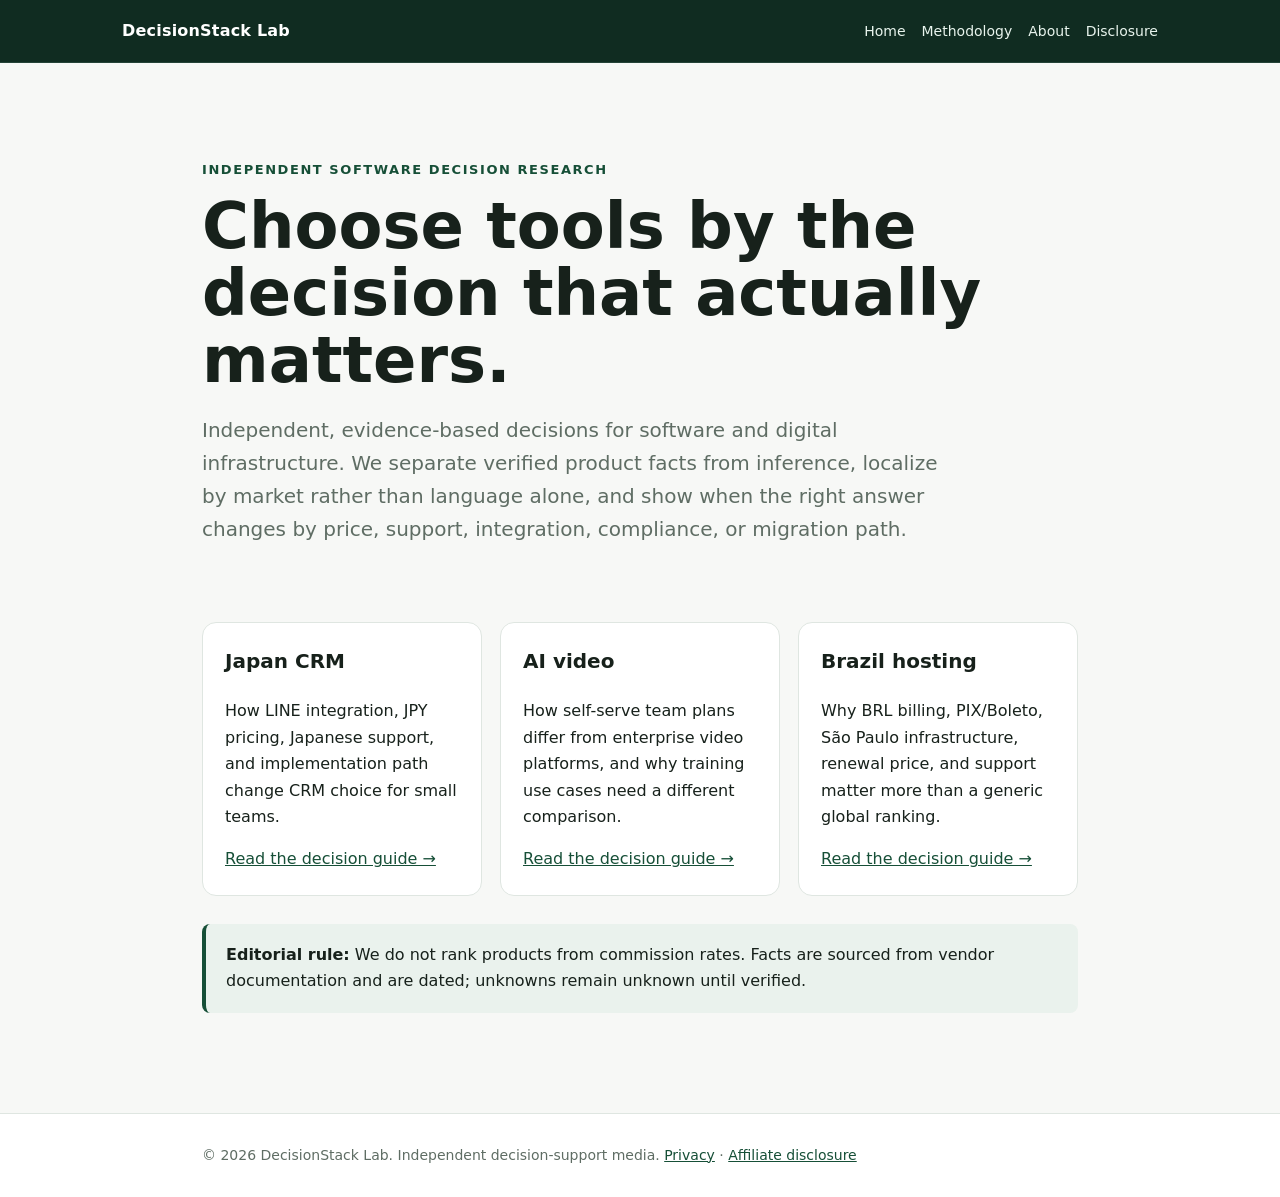
<file: index.html>
<!doctype html><html lang="en"><head><meta charset="utf-8"><meta name="viewport" content="width=device-width,initial-scale=1">
<title>Home — DecisionStack Lab</title><meta name="description" content="Independent, evidence-based decisions for software and digital infrastructure."><link rel="stylesheet" href="styles.css"></head>
<body><header><div class="nav"><div class="brand">DecisionStack Lab</div><nav class="navlinks">
<a href="index.html">Home</a><a href="methodology.html">Methodology</a><a href="about.html">About</a><a href="disclosure.html">Disclosure</a>
</nav></div></header><main>
<section class="hero"><div class="eyebrow">Independent software decision research</div><h1>Choose tools by the decision that actually matters.</h1>
<p class="lede">Independent, evidence-based decisions for software and digital infrastructure. We separate verified product facts from inference, localize by market rather than language alone, and show when the right answer changes by price, support, integration, compliance, or migration path.</p></section>
<div class="grid">
<div class="card"><h3>Japan CRM</h3><p>How LINE integration, JPY pricing, Japanese support, and implementation path change CRM choice for small teams.</p><a href="japan-crm.html">Read the decision guide →</a></div>
<div class="card"><h3>AI video</h3><p>How self-serve team plans differ from enterprise video platforms, and why training use cases need a different comparison.</p><a href="ai-video.html">Read the decision guide →</a></div>
<div class="card"><h3>Brazil hosting</h3><p>Why BRL billing, PIX/Boleto, São Paulo infrastructure, renewal price, and support matter more than a generic global ranking.</p><a href="brazil-hosting.html">Read the decision guide →</a></div>
</div>
<div class="callout"><strong>Editorial rule:</strong> We do not rank products from commission rates. Facts are sourced from vendor documentation and are dated; unknowns remain unknown until verified.</div>
</main><footer><div class="footer">© 2026 DecisionStack Lab. Independent decision-support media. <a href="privacy.html">Privacy</a> · <a href="disclosure.html">Affiliate disclosure</a></div></footer></body></html>
</file>
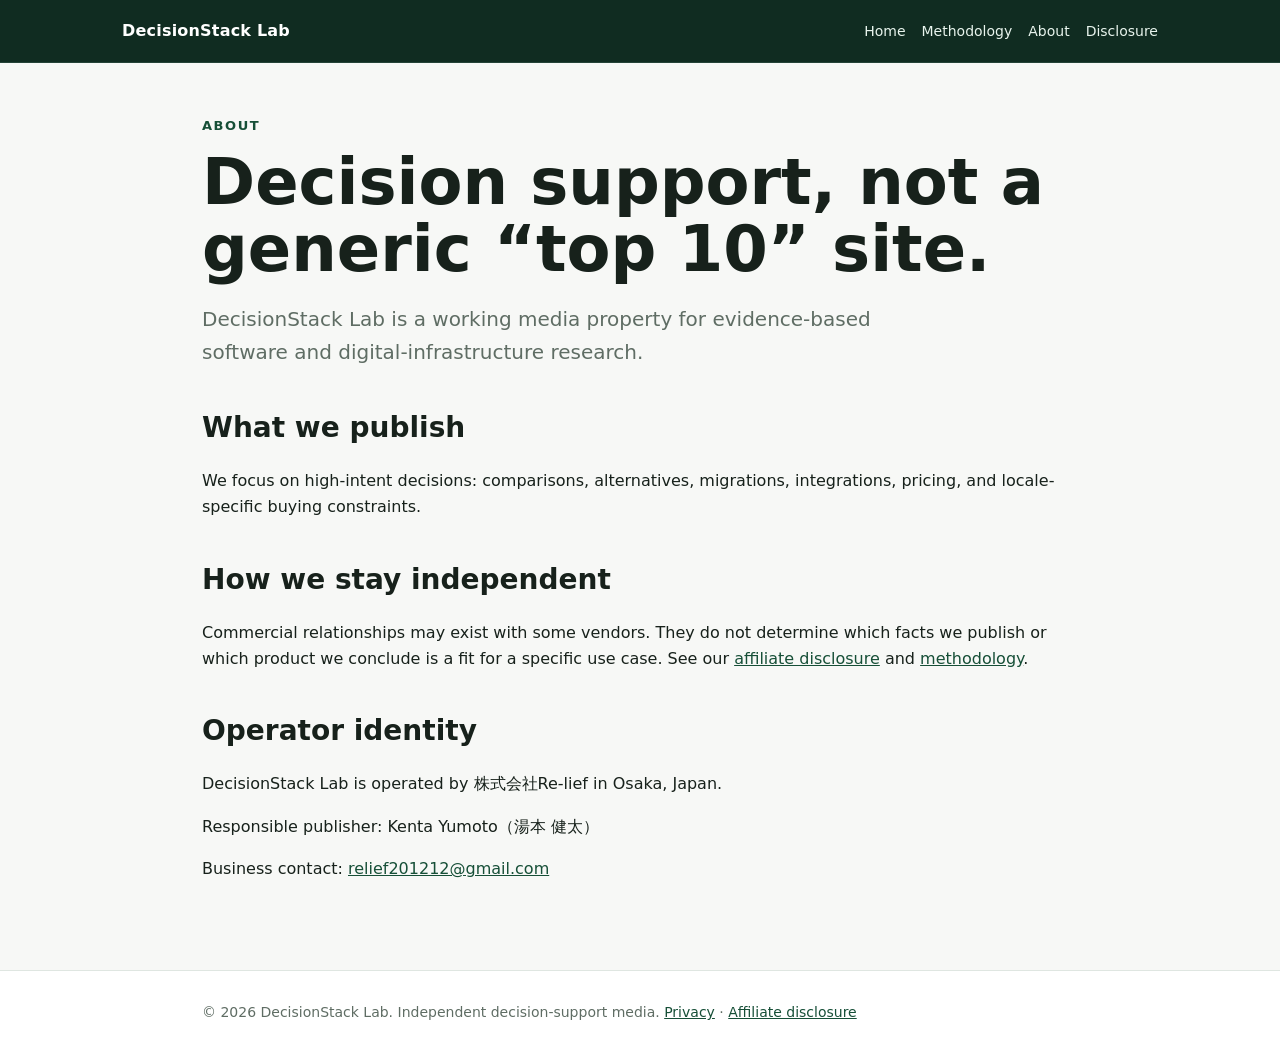
<file: about.html>
<!doctype html><html lang="en"><head><meta charset="utf-8"><meta name="viewport" content="width=device-width,initial-scale=1">
<title>About — DecisionStack Lab</title><meta name="description" content="Independent, evidence-based decisions for software and digital infrastructure."><link rel="stylesheet" href="styles.css"></head>
<body><header><div class="nav"><div class="brand">DecisionStack Lab</div><nav class="navlinks">
<a href="index.html">Home</a><a href="methodology.html">Methodology</a><a href="about.html">About</a><a href="disclosure.html">Disclosure</a>
</nav></div></header><main>
<div class="eyebrow">About</div><h1>Decision support, not a generic “top 10” site.</h1>
<p class="lede">DecisionStack Lab is a working media property for evidence-based software and digital-infrastructure research.</p>
<h2>What we publish</h2><p>We focus on high-intent decisions: comparisons, alternatives, migrations, integrations, pricing, and locale-specific buying constraints.</p>
<h2>How we stay independent</h2><p>Commercial relationships may exist with some vendors. They do not determine which facts we publish or which product we conclude is a fit for a specific use case. See our <a href="disclosure.html">affiliate disclosure</a> and <a href="methodology.html">methodology</a>.</p>
<h2>Operator identity</h2><p>DecisionStack Lab is operated by 株式会社Re-lief in Osaka, Japan.</p><p>Responsible publisher: Kenta Yumoto（湯本 健太）</p><p>Business contact: <a href="mailto:relief201212@gmail.com">relief201212@gmail.com</a></p>
</main><footer><div class="footer">© 2026 DecisionStack Lab. Independent decision-support media. <a href="privacy.html">Privacy</a> · <a href="disclosure.html">Affiliate disclosure</a></div></footer></body></html>
</file>
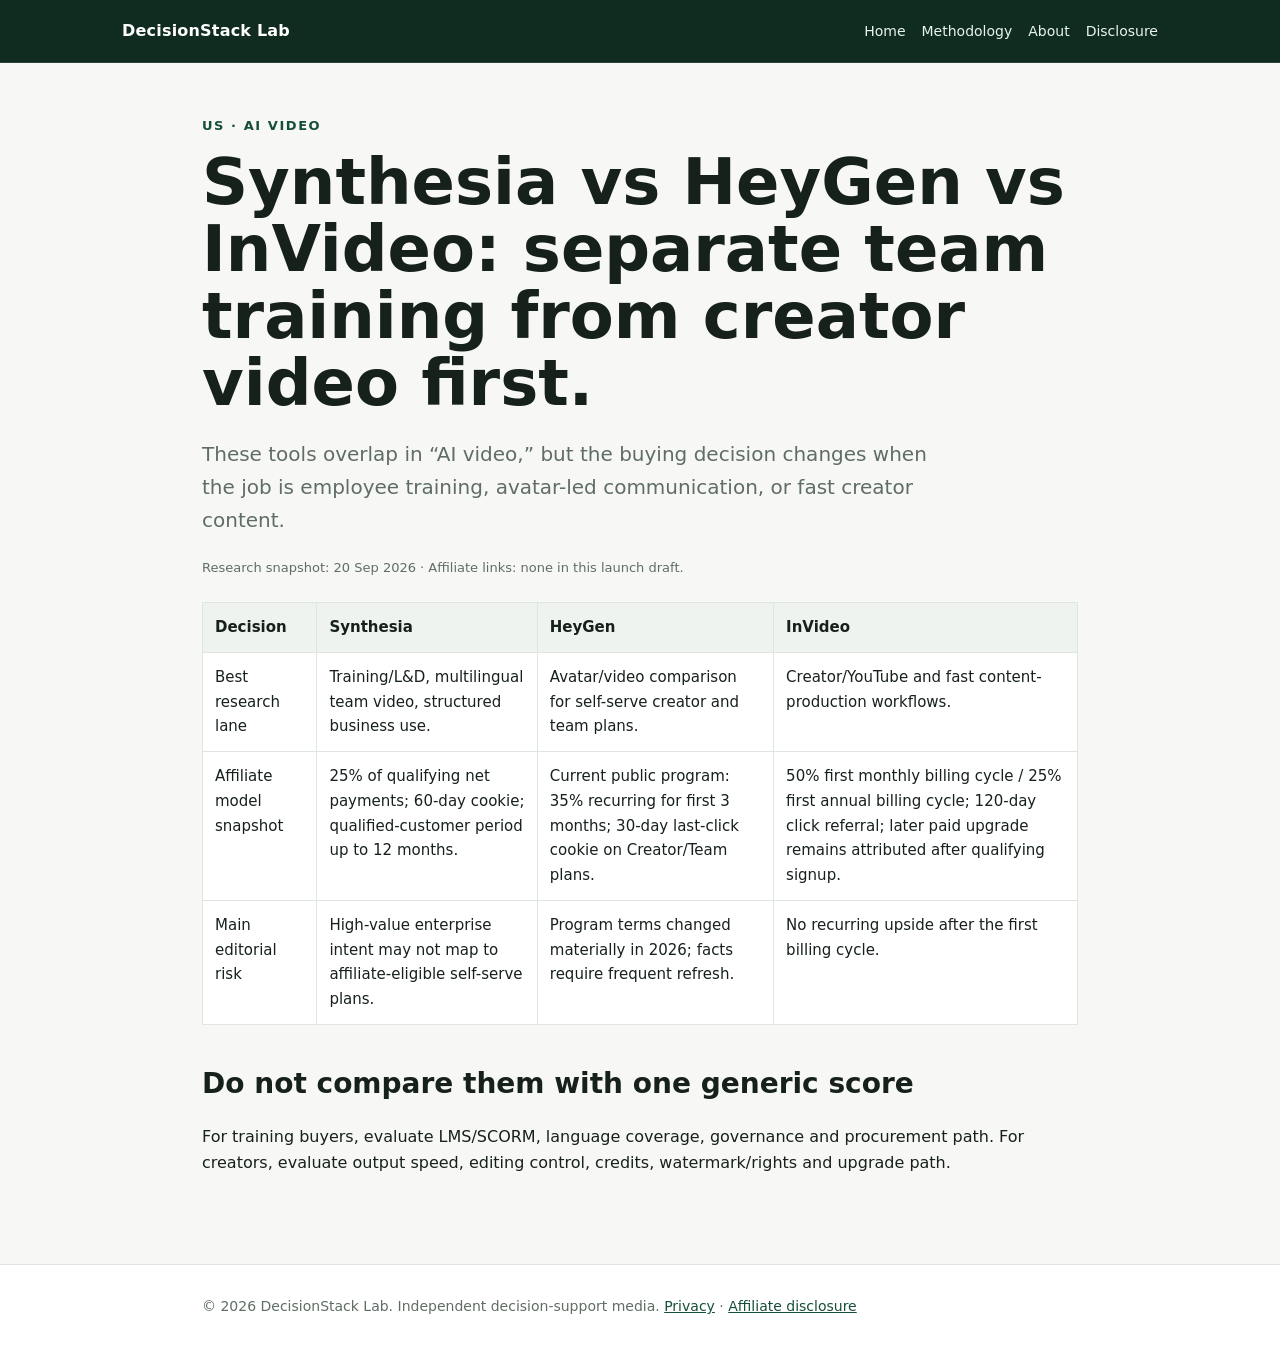
<file: ai-video.html>
<!doctype html><html lang="en"><head><meta charset="utf-8"><meta name="viewport" content="width=device-width,initial-scale=1">
<title>AI video decision guide — DecisionStack Lab</title><meta name="description" content="Independent, evidence-based decisions for software and digital infrastructure."><link rel="stylesheet" href="styles.css"></head>
<body><header><div class="nav"><div class="brand">DecisionStack Lab</div><nav class="navlinks">
<a href="index.html">Home</a><a href="methodology.html">Methodology</a><a href="about.html">About</a><a href="disclosure.html">Disclosure</a>
</nav></div></header><main>
<div class="eyebrow">US · AI video</div><h1>Synthesia vs HeyGen vs InVideo: separate team training from creator video first.</h1>
<p class="lede">These tools overlap in “AI video,” but the buying decision changes when the job is employee training, avatar-led communication, or fast creator content.</p>
<p class="meta">Research snapshot: 20 Sep 2026 · Affiliate links: none in this launch draft.</p>
<table><tr><th>Decision</th><th>Synthesia</th><th>HeyGen</th><th>InVideo</th></tr>
<tr><td>Best research lane</td><td>Training/L&amp;D, multilingual team video, structured business use.</td><td>Avatar/video comparison for self-serve creator and team plans.</td><td>Creator/YouTube and fast content-production workflows.</td></tr>
<tr><td>Affiliate model snapshot</td><td>25% of qualifying net payments; 60-day cookie; qualified-customer period up to 12 months.</td><td>Current public program: 35% recurring for first 3 months; 30-day last-click cookie on Creator/Team plans.</td><td>50% first monthly billing cycle / 25% first annual billing cycle; 120-day click referral; later paid upgrade remains attributed after qualifying signup.</td></tr>
<tr><td>Main editorial risk</td><td>High-value enterprise intent may not map to affiliate-eligible self-serve plans.</td><td>Program terms changed materially in 2026; facts require frequent refresh.</td><td>No recurring upside after the first billing cycle.</td></tr></table>
<h2>Do not compare them with one generic score</h2>
<p>For training buyers, evaluate LMS/SCORM, language coverage, governance and procurement path. For creators, evaluate output speed, editing control, credits, watermark/rights and upgrade path.</p>
</main><footer><div class="footer">© 2026 DecisionStack Lab. Independent decision-support media. <a href="privacy.html">Privacy</a> · <a href="disclosure.html">Affiliate disclosure</a></div></footer></body></html>
</file>
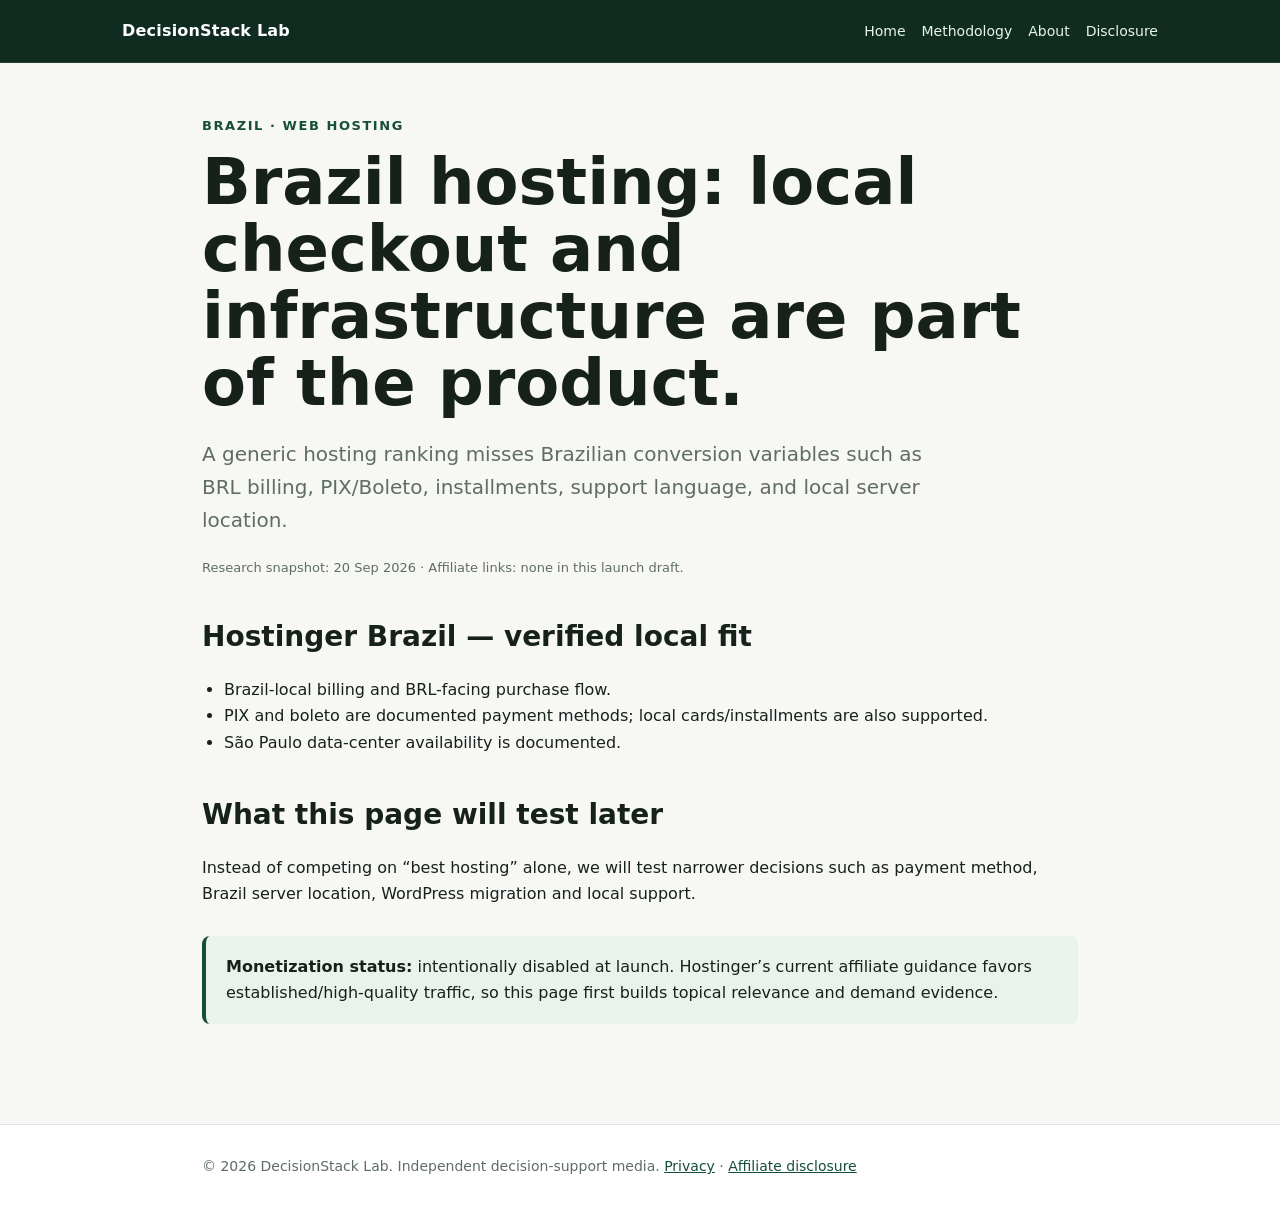
<file: brazil-hosting.html>
<!doctype html><html lang="en"><head><meta charset="utf-8"><meta name="viewport" content="width=device-width,initial-scale=1">
<title>Brazil hosting decision guide — DecisionStack Lab</title><meta name="description" content="Independent, evidence-based decisions for software and digital infrastructure."><link rel="stylesheet" href="styles.css"></head>
<body><header><div class="nav"><div class="brand">DecisionStack Lab</div><nav class="navlinks">
<a href="index.html">Home</a><a href="methodology.html">Methodology</a><a href="about.html">About</a><a href="disclosure.html">Disclosure</a>
</nav></div></header><main>
<div class="eyebrow">Brazil · Web hosting</div><h1>Brazil hosting: local checkout and infrastructure are part of the product.</h1>
<p class="lede">A generic hosting ranking misses Brazilian conversion variables such as BRL billing, PIX/Boleto, installments, support language, and local server location.</p>
<p class="meta">Research snapshot: 20 Sep 2026 · Affiliate links: none in this launch draft.</p>
<h2>Hostinger Brazil — verified local fit</h2><ul>
<li>Brazil-local billing and BRL-facing purchase flow.</li>
<li>PIX and boleto are documented payment methods; local cards/installments are also supported.</li>
<li>São Paulo data-center availability is documented.</li>
</ul>
<h2>What this page will test later</h2><p>Instead of competing on “best hosting” alone, we will test narrower decisions such as payment method, Brazil server location, WordPress migration and local support.</p>
<div class="callout"><strong>Monetization status:</strong> intentionally disabled at launch. Hostinger’s current affiliate guidance favors established/high-quality traffic, so this page first builds topical relevance and demand evidence.</div>
</main><footer><div class="footer">© 2026 DecisionStack Lab. Independent decision-support media. <a href="privacy.html">Privacy</a> · <a href="disclosure.html">Affiliate disclosure</a></div></footer></body></html>
</file>
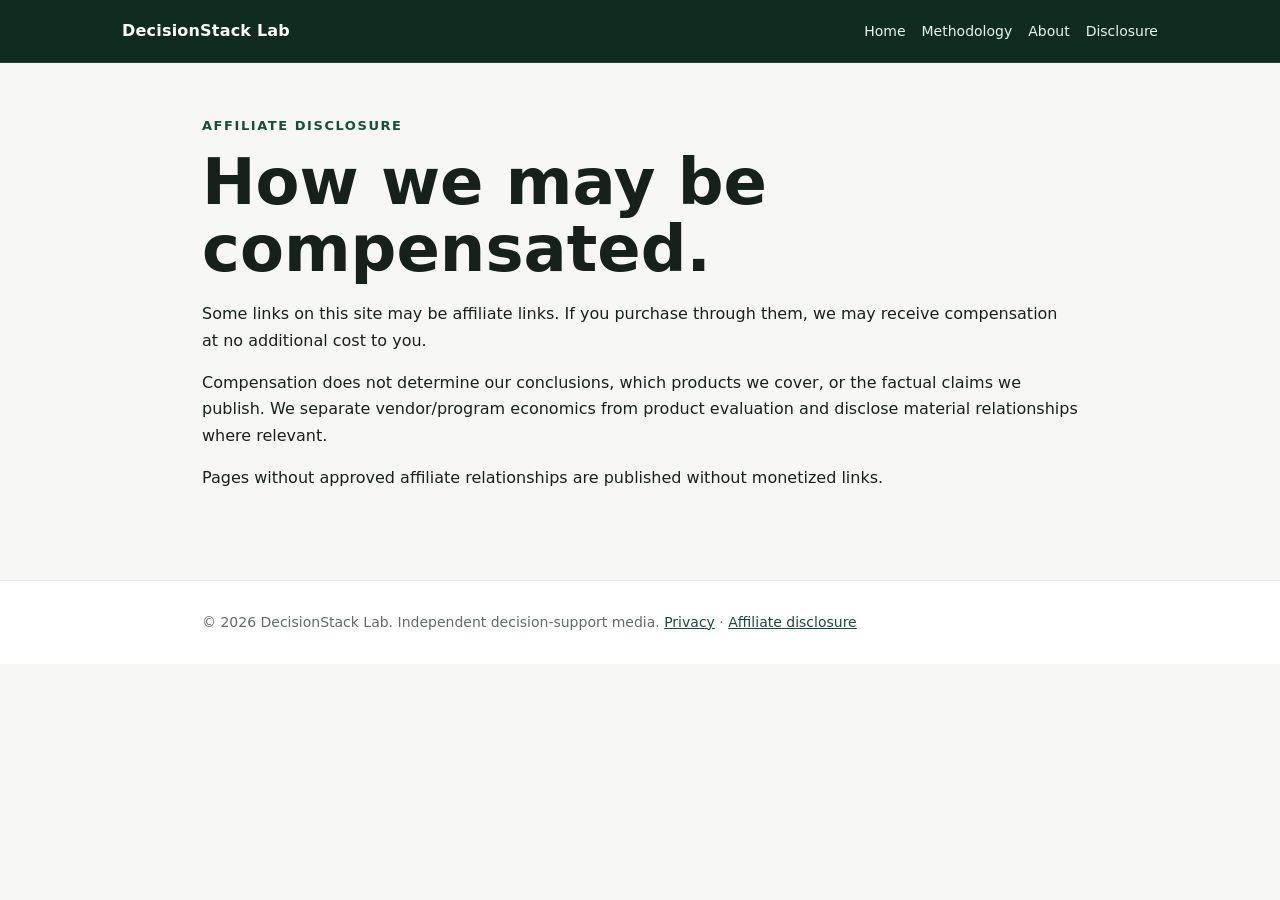
<file: disclosure.html>
<!doctype html><html lang="en"><head><meta charset="utf-8"><meta name="viewport" content="width=device-width,initial-scale=1">
<title>Affiliate disclosure — DecisionStack Lab</title><meta name="description" content="Independent, evidence-based decisions for software and digital infrastructure."><link rel="stylesheet" href="styles.css"></head>
<body><header><div class="nav"><div class="brand">DecisionStack Lab</div><nav class="navlinks">
<a href="index.html">Home</a><a href="methodology.html">Methodology</a><a href="about.html">About</a><a href="disclosure.html">Disclosure</a>
</nav></div></header><main>
<div class="eyebrow">Affiliate disclosure</div><h1>How we may be compensated.</h1>
<p>Some links on this site may be affiliate links. If you purchase through them, we may receive compensation at no additional cost to you.</p>
<p>Compensation does not determine our conclusions, which products we cover, or the factual claims we publish. We separate vendor/program economics from product evaluation and disclose material relationships where relevant.</p>
<p>Pages without approved affiliate relationships are published without monetized links.</p>
</main><footer><div class="footer">© 2026 DecisionStack Lab. Independent decision-support media. <a href="privacy.html">Privacy</a> · <a href="disclosure.html">Affiliate disclosure</a></div></footer></body></html>
</file>
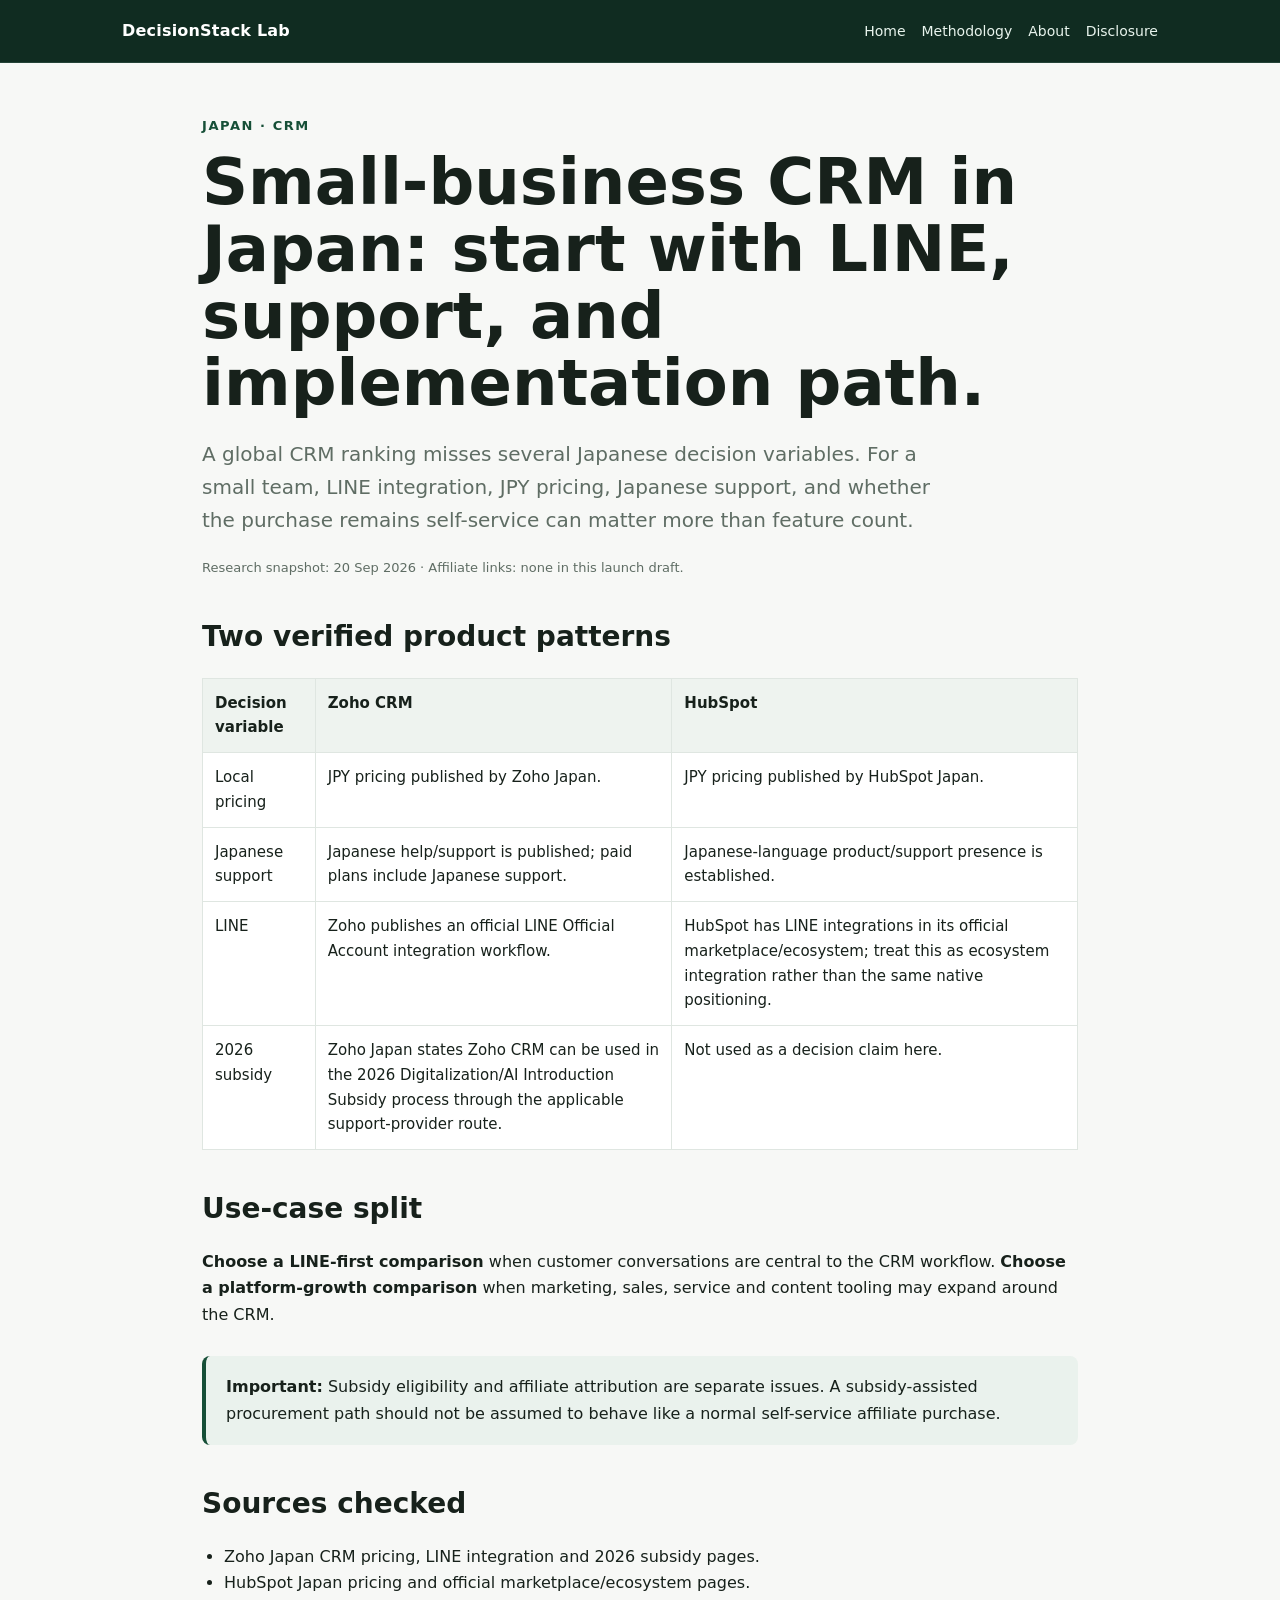
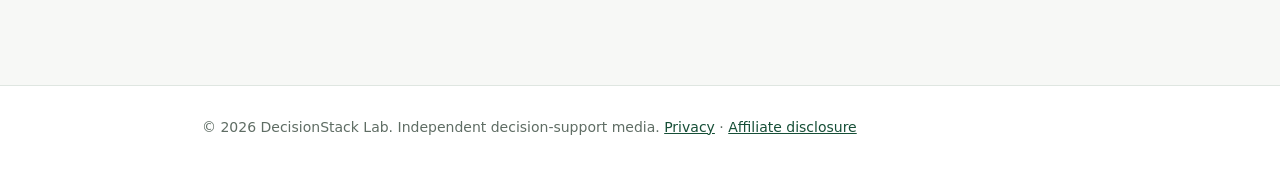
<file: japan-crm.html>
<!doctype html><html lang="en"><head><meta charset="utf-8"><meta name="viewport" content="width=device-width,initial-scale=1">
<title>Japan small-business CRM decision guide — DecisionStack Lab</title><meta name="description" content="Independent, evidence-based decisions for software and digital infrastructure."><link rel="stylesheet" href="styles.css"></head>
<body><header><div class="nav"><div class="brand">DecisionStack Lab</div><nav class="navlinks">
<a href="index.html">Home</a><a href="methodology.html">Methodology</a><a href="about.html">About</a><a href="disclosure.html">Disclosure</a>
</nav></div></header><main>
<div class="eyebrow">Japan · CRM</div><h1>Small-business CRM in Japan: start with LINE, support, and implementation path.</h1>
<p class="lede">A global CRM ranking misses several Japanese decision variables. For a small team, LINE integration, JPY pricing, Japanese support, and whether the purchase remains self-service can matter more than feature count.</p>
<p class="meta">Research snapshot: 20 Sep 2026 · Affiliate links: none in this launch draft.</p>
<h2>Two verified product patterns</h2>
<table><tr><th>Decision variable</th><th>Zoho CRM</th><th>HubSpot</th></tr>
<tr><td>Local pricing</td><td>JPY pricing published by Zoho Japan.</td><td>JPY pricing published by HubSpot Japan.</td></tr>
<tr><td>Japanese support</td><td>Japanese help/support is published; paid plans include Japanese support.</td><td>Japanese-language product/support presence is established.</td></tr>
<tr><td>LINE</td><td>Zoho publishes an official LINE Official Account integration workflow.</td><td>HubSpot has LINE integrations in its official marketplace/ecosystem; treat this as ecosystem integration rather than the same native positioning.</td></tr>
<tr><td>2026 subsidy</td><td>Zoho Japan states Zoho CRM can be used in the 2026 Digitalization/AI Introduction Subsidy process through the applicable support-provider route.</td><td>Not used as a decision claim here.</td></tr></table>
<h2>Use-case split</h2>
<p><strong>Choose a LINE-first comparison</strong> when customer conversations are central to the CRM workflow. <strong>Choose a platform-growth comparison</strong> when marketing, sales, service and content tooling may expand around the CRM.</p>
<div class="callout"><strong>Important:</strong> Subsidy eligibility and affiliate attribution are separate issues. A subsidy-assisted procurement path should not be assumed to behave like a normal self-service affiliate purchase.</div>
<h2>Sources checked</h2><ul>
<li>Zoho Japan CRM pricing, LINE integration and 2026 subsidy pages.</li><li>HubSpot Japan pricing and official marketplace/ecosystem pages.</li></ul>
</main><footer><div class="footer">© 2026 DecisionStack Lab. Independent decision-support media. <a href="privacy.html">Privacy</a> · <a href="disclosure.html">Affiliate disclosure</a></div></footer></body></html>
</file>
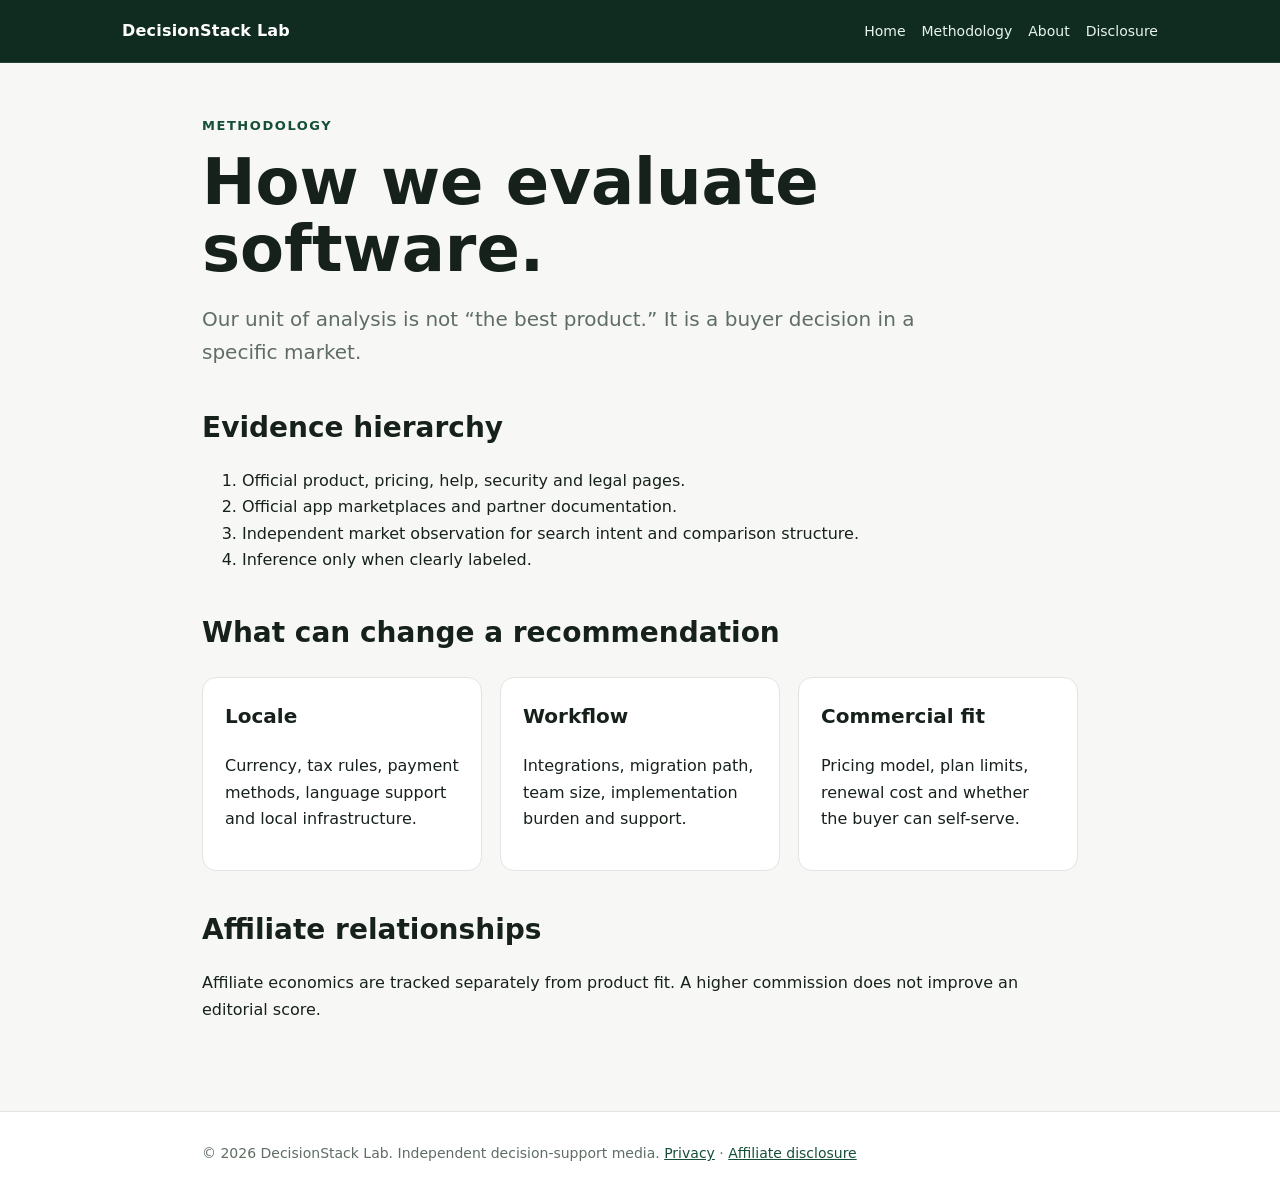
<file: methodology.html>
<!doctype html><html lang="en"><head><meta charset="utf-8"><meta name="viewport" content="width=device-width,initial-scale=1">
<title>Methodology — DecisionStack Lab</title><meta name="description" content="Independent, evidence-based decisions for software and digital infrastructure."><link rel="stylesheet" href="styles.css"></head>
<body><header><div class="nav"><div class="brand">DecisionStack Lab</div><nav class="navlinks">
<a href="index.html">Home</a><a href="methodology.html">Methodology</a><a href="about.html">About</a><a href="disclosure.html">Disclosure</a>
</nav></div></header><main>
<div class="eyebrow">Methodology</div><h1>How we evaluate software.</h1>
<p class="lede">Our unit of analysis is not “the best product.” It is a buyer decision in a specific market.</p>
<h2>Evidence hierarchy</h2><ol><li>Official product, pricing, help, security and legal pages.</li><li>Official app marketplaces and partner documentation.</li><li>Independent market observation for search intent and comparison structure.</li><li>Inference only when clearly labeled.</li></ol>
<h2>What can change a recommendation</h2><div class="grid">
<div class="card"><h3>Locale</h3><p>Currency, tax rules, payment methods, language support and local infrastructure.</p></div>
<div class="card"><h3>Workflow</h3><p>Integrations, migration path, team size, implementation burden and support.</p></div>
<div class="card"><h3>Commercial fit</h3><p>Pricing model, plan limits, renewal cost and whether the buyer can self-serve.</p></div>
</div>
<h2>Affiliate relationships</h2><p>Affiliate economics are tracked separately from product fit. A higher commission does not improve an editorial score.</p>
</main><footer><div class="footer">© 2026 DecisionStack Lab. Independent decision-support media. <a href="privacy.html">Privacy</a> · <a href="disclosure.html">Affiliate disclosure</a></div></footer></body></html>
</file>
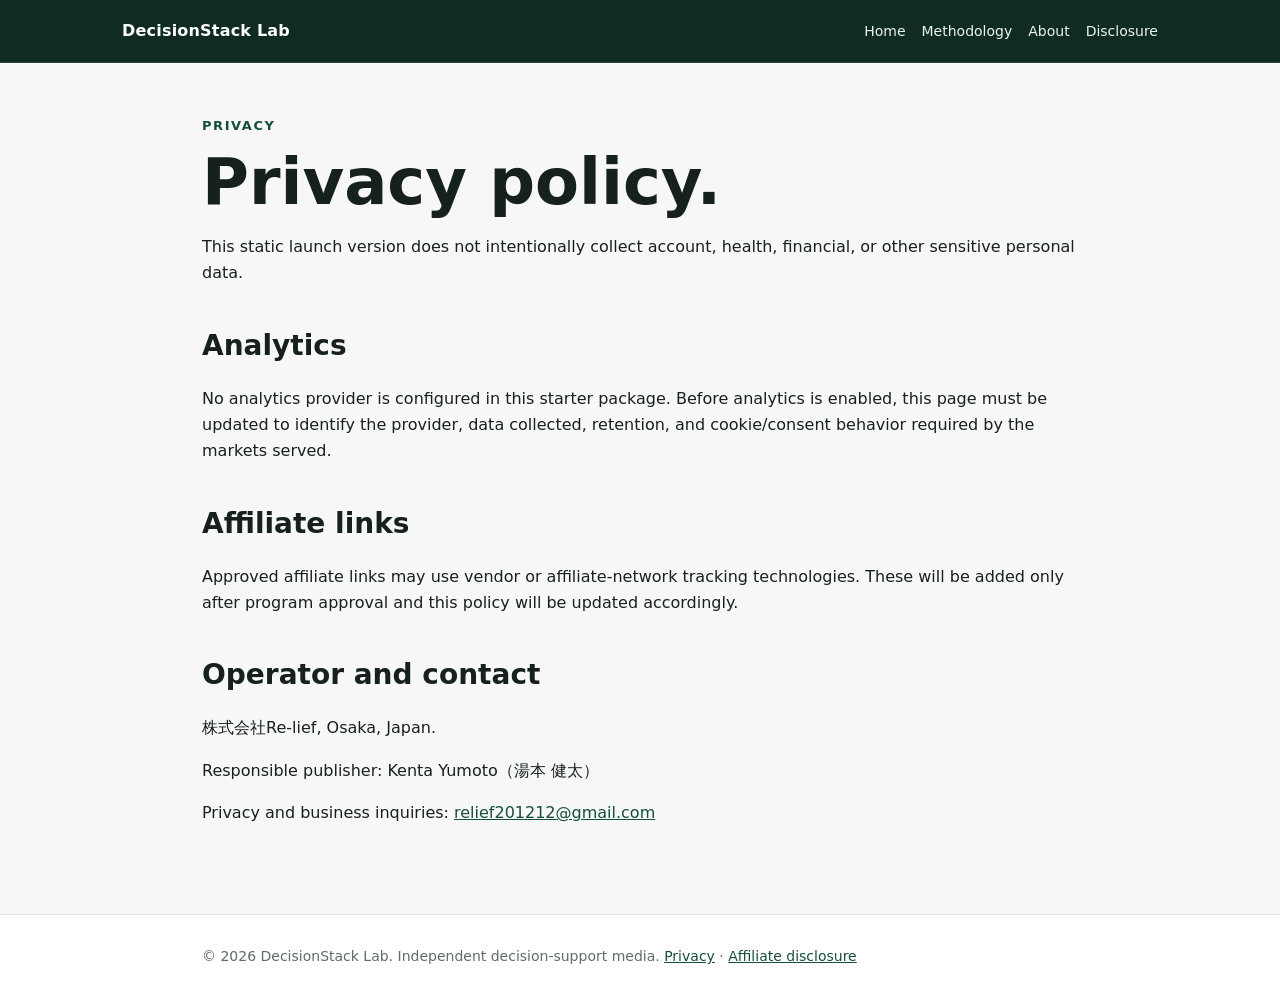
<file: privacy.html>
<!doctype html><html lang="en"><head><meta charset="utf-8"><meta name="viewport" content="width=device-width,initial-scale=1">
<title>Privacy — DecisionStack Lab</title><meta name="description" content="Independent, evidence-based decisions for software and digital infrastructure."><link rel="stylesheet" href="styles.css"></head>
<body><header><div class="nav"><div class="brand">DecisionStack Lab</div><nav class="navlinks">
<a href="index.html">Home</a><a href="methodology.html">Methodology</a><a href="about.html">About</a><a href="disclosure.html">Disclosure</a>
</nav></div></header><main>
<div class="eyebrow">Privacy</div><h1>Privacy policy.</h1>
<p>This static launch version does not intentionally collect account, health, financial, or other sensitive personal data.</p>
<h2>Analytics</h2><p>No analytics provider is configured in this starter package. Before analytics is enabled, this page must be updated to identify the provider, data collected, retention, and cookie/consent behavior required by the markets served.</p>
<h2>Affiliate links</h2><p>Approved affiliate links may use vendor or affiliate-network tracking technologies. These will be added only after program approval and this policy will be updated accordingly.</p>
<h2>Operator and contact</h2><p>株式会社Re-lief, Osaka, Japan.</p><p>Responsible publisher: Kenta Yumoto（湯本 健太）</p><p>Privacy and business inquiries: <a href="mailto:relief201212@gmail.com">relief201212@gmail.com</a></p>
</main><footer><div class="footer">© 2026 DecisionStack Lab. Independent decision-support media. <a href="privacy.html">Privacy</a> · <a href="disclosure.html">Affiliate disclosure</a></div></footer></body></html>
</file>
<file: styles.css>
:root{--bg:#f7f8f6;--panel:#fff;--text:#17211b;--muted:#5f6d64;--line:#dfe6e1;--accent:#164f37;--soft:#eaf2ed}
*{box-sizing:border-box} body{margin:0;font-family:Inter,ui-sans-serif,system-ui,-apple-system,BlinkMacSystemFont,"Segoe UI",sans-serif;background:var(--bg);color:var(--text);line-height:1.65}
a{color:var(--accent)} header{background:#102c21;color:white;border-bottom:1px solid #254438}
.nav{max-width:1080px;margin:auto;padding:18px 22px;display:flex;gap:20px;align-items:center;justify-content:space-between;flex-wrap:wrap}
.brand{font-weight:750;letter-spacing:.2px}.navlinks{display:flex;gap:16px;flex-wrap:wrap}.navlinks a{color:#e8f4ed;text-decoration:none;font-size:14px}
main{max-width:920px;margin:auto;padding:52px 22px 72px}.hero{padding:44px 0 28px}.eyebrow{font-size:13px;text-transform:uppercase;letter-spacing:.12em;color:var(--accent);font-weight:700}
h1{font-size:clamp(36px,6vw,64px);line-height:1.05;margin:12px 0 18px}h2{font-size:28px;line-height:1.2;margin-top:42px}h3{font-size:20px;margin-top:28px}
.lede{font-size:20px;color:var(--muted);max-width:760px}.grid{display:grid;grid-template-columns:repeat(auto-fit,minmax(240px,1fr));gap:18px;margin:28px 0}
.card{background:var(--panel);border:1px solid var(--line);border-radius:14px;padding:22px}.card h3{margin-top:0}.meta{font-size:13px;color:var(--muted)}
.callout{background:var(--soft);border-left:4px solid var(--accent);padding:18px 20px;margin:28px 0;border-radius:8px}
table{width:100%;border-collapse:collapse;background:var(--panel);margin:24px 0;font-size:15px}th,td{border:1px solid var(--line);padding:12px;text-align:left;vertical-align:top}th{background:#eef3ef}
.badge{display:inline-block;border:1px solid #b7cabc;border-radius:999px;padding:4px 9px;font-size:12px;margin:2px 4px 2px 0}
footer{border-top:1px solid var(--line);background:#fff}.footer{max-width:920px;margin:auto;padding:30px 22px;color:var(--muted);font-size:14px}
.small{font-size:14px;color:var(--muted)} ul{padding-left:22px} @media(max-width:600px){main{padding-top:28px}.nav{align-items:flex-start}h1{font-size:40px}}
</file>
